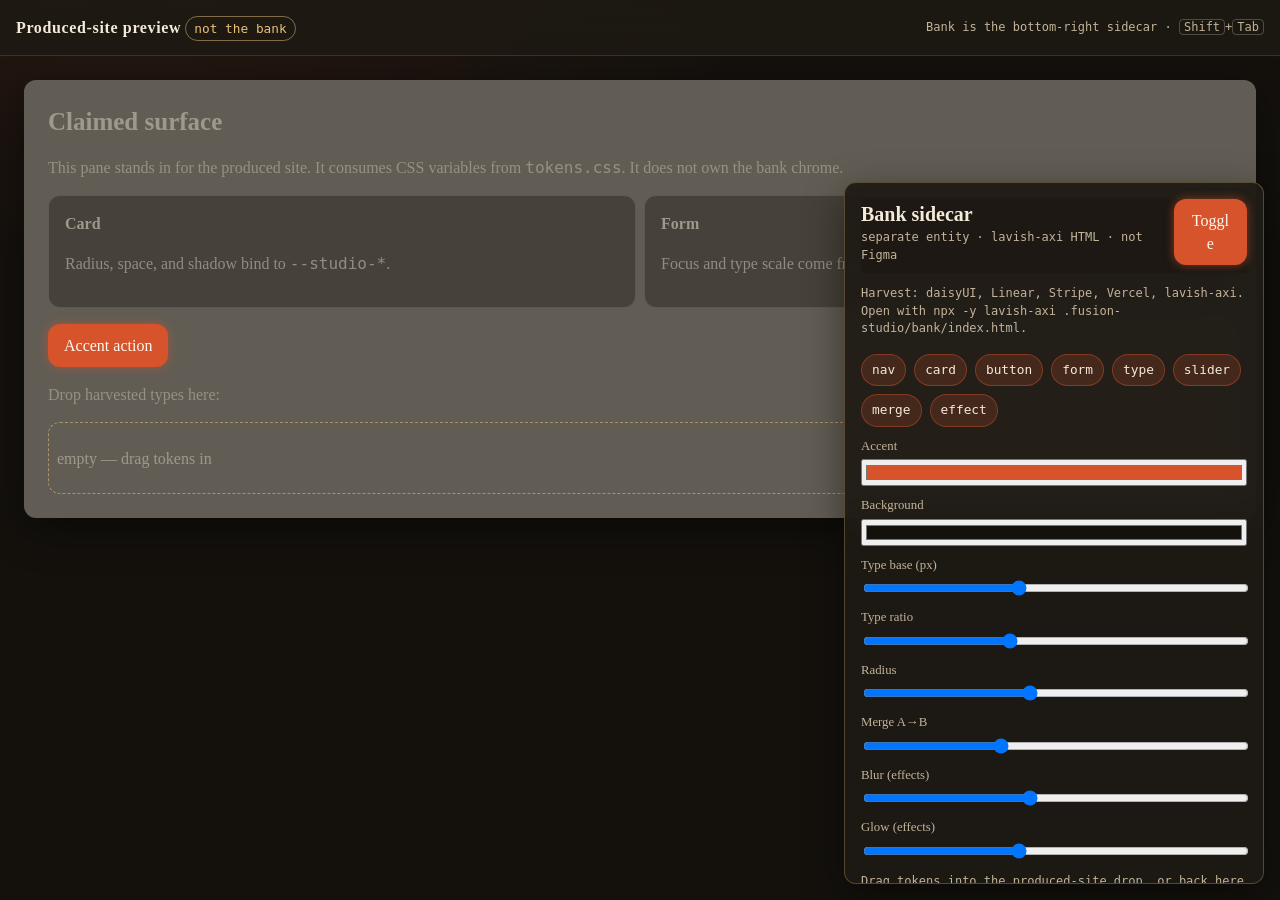
<file: plugins/codex-fusion-drive/examples/fusion-studio/bank/index.html>
<!DOCTYPE html>
<html lang="en">
<head>
  <meta charset="utf-8" />
  <meta name="viewport" content="width=device-width, initial-scale=1" />
  <title>Fusion Studio bank sidecar</title>
  <link rel="stylesheet" href="tokens.css" />
  <style>
    *, *::before, *::after { box-sizing: border-box; }
    html, body {
      margin: 0;
      min-height: 100%;
      background: var(--studio-color-bg);
      color: var(--studio-color-fg);
      font-family: var(--studio-font);
      font-size: var(--studio-type-base);
      line-height: 1.45;
    }
    :where(p, h1, h2, h3, h4, li, label, button, td, th) { overflow-wrap: anywhere; }
    :where(img, svg, video) { max-width: 100%; height: auto; }
    body {
      background:
        radial-gradient(1200px 600px at 10% -10%, color-mix(in oklab, var(--studio-color-accent) calc(var(--studio-effect-glow) * 28%), transparent), transparent 55%),
        var(--studio-color-bg);
    }
    .entity-banner {
      position: sticky;
      top: 0;
      z-index: 4;
      display: flex;
      gap: var(--studio-space);
      align-items: center;
      justify-content: space-between;
      min-height: var(--studio-nav-height);
      padding: 0 calc(var(--studio-space) * 2);
      background: color-mix(in oklab, var(--studio-color-bg-2) 78%, transparent);
      backdrop-filter: blur(var(--studio-blur));
      border-bottom: 1px solid color-mix(in oklab, var(--studio-color-fg) 12%, transparent);
    }
    .entity-banner strong { letter-spacing: 0.04em; }
    .chip {
      font-family: var(--studio-mono);
      font-size: var(--studio-type-sm);
      padding: 4px 8px;
      border-radius: 999px;
      border: 1px solid color-mix(in oklab, var(--studio-color-accent-2) 50%, transparent);
      color: var(--studio-color-accent-2);
    }
    main {
      display: grid;
      grid-template-columns: minmax(0, 1fr);
      gap: calc(var(--studio-space) * 3);
      padding: calc(var(--studio-space) * 3);
      padding-bottom: 8rem;
    }
    .produced {
      border-radius: var(--studio-radius);
      background: color-mix(in oklab, var(--studio-color-bg-2) calc((1 - var(--studio-merge)) * 100%), #f7f1e4);
      color: color-mix(in oklab, var(--studio-color-fg) calc((1 - var(--studio-merge)) * 100%), #1a1612);
      box-shadow: var(--studio-shadow);
      padding: calc(var(--studio-space) * 3);
      min-width: 0;
    }
    .produced h1 { font-size: var(--studio-type-xl); margin: 0 0 var(--studio-space); }
    .produced p { color: inherit; opacity: 0.86; }
    .row { display: flex; flex-wrap: wrap; gap: var(--studio-space); margin-top: calc(var(--studio-space) * 2); }
    .btn {
      appearance: none;
      border: 0;
      cursor: pointer;
      border-radius: var(--studio-radius);
      padding: 10px 16px;
      font: inherit;
      background: var(--studio-color-accent);
      color: #fff8ef;
      box-shadow: 0 0 calc(24px * var(--studio-effect-glow)) color-mix(in oklab, var(--studio-color-accent) 55%, transparent);
    }
    .card {
      flex: 1 1 220px;
      min-width: 0;
      border-radius: var(--studio-radius);
      padding: calc(var(--studio-space) * 2);
      background: color-mix(in oklab, var(--studio-color-bg) 35%, transparent);
      border: 1px solid color-mix(in oklab, var(--studio-color-fg) 14%, transparent);
    }
    .drop {
      min-height: 72px;
      border: 1px dashed color-mix(in oklab, var(--studio-color-accent-2) 55%, transparent);
      border-radius: var(--studio-radius);
      padding: var(--studio-space);
      display: flex;
      flex-wrap: wrap;
      gap: 6px;
      align-items: center;
    }
    .token {
      cursor: grab;
      user-select: none;
      padding: 6px 10px;
      border-radius: 999px;
      background: color-mix(in oklab, var(--studio-color-accent) 22%, var(--studio-color-bg-2));
      border: 1px solid color-mix(in oklab, var(--studio-color-accent) 45%, transparent);
      font-family: var(--studio-mono);
      font-size: var(--studio-type-sm);
    }
    #bank {
      position: fixed;
      right: 16px;
      bottom: 16px;
      z-index: 20;
      width: var(--studio-bank-width);
      max-height: min(78vh, 720px);
      overflow: auto;
      border-radius: var(--studio-radius);
      background: color-mix(in oklab, var(--studio-color-bg-2) 92%, transparent);
      backdrop-filter: blur(calc(var(--studio-blur) + 6px));
      box-shadow: var(--studio-shadow);
      border: 1px solid color-mix(in oklab, var(--studio-color-accent-2) 28%, transparent);
      padding: calc(var(--studio-space) * 2);
      transform: translateY(0);
    }
    body.bank-collapsed #bank { transform: translateY(calc(100% - 48px)); }
    #bank header {
      display: flex;
      justify-content: space-between;
      align-items: center;
      gap: var(--studio-space);
      position: sticky;
      top: 0;
      background: inherit;
      padding-bottom: var(--studio-space);
    }
    #bank h2 { margin: 0; font-size: var(--studio-type-lg); }
    label { display: grid; gap: 4px; margin: 10px 0; font-size: var(--studio-type-sm); color: var(--studio-color-muted); }
    input[type="range"], input[type="color"] { width: 100%; }
    .hint { font-family: var(--studio-mono); font-size: 12px; color: var(--studio-color-muted); }
    kbd {
      font-family: var(--studio-mono);
      border: 1px solid color-mix(in oklab, var(--studio-color-fg) 25%, transparent);
      border-radius: 4px;
      padding: 0 4px;
    }
  </style>
</head>
<body>
  <div class="entity-banner">
    <div>
      <strong>Produced-site preview</strong>
      <span class="chip">not the bank</span>
    </div>
    <span class="hint">Bank is the bottom-right sidecar · <kbd>Shift</kbd>+<kbd>Tab</kbd></span>
  </div>

  <main>
    <section class="produced" id="produced" data-entity="produced-site">
      <h1>Claimed surface</h1>
      <p>This pane stands in for the produced site. It consumes CSS variables from <code>tokens.css</code>. It does not own the bank chrome.</p>
      <div class="row">
        <article class="card" data-feature="card">
          <strong>Card</strong>
          <p>Radius, space, and shadow bind to <code>--studio-*</code>.</p>
        </article>
        <article class="card" data-feature="form">
          <strong>Form</strong>
          <p>Focus and type scale come from the bank sliders, not hardcoded hex.</p>
        </article>
      </div>
      <div class="row">
        <button class="btn" type="button" data-feature="button">Accent action</button>
      </div>
      <p>Drop harvested types here:</p>
      <div class="drop" id="applied" data-drop="in">empty — drag tokens in</div>
    </section>
  </main>

  <aside id="bank" data-entity="lavish-bank" aria-label="Fusion Studio bank sidecar">
    <header>
      <div>
        <h2>Bank sidecar</h2>
        <div class="hint">separate entity · lavish-axi HTML · not Figma</div>
      </div>
      <button class="btn" type="button" id="toggle">Toggle</button>
    </header>
    <p class="hint">Harvest: daisyUI, Linear, Stripe, Vercel, lavish-axi. Open with <code>npx -y lavish-axi .fusion-studio/bank/index.html</code>.</p>
    <div class="row" id="palette" data-drop="out"></div>
    <label>Accent <input id="accent" type="color" value="#d6532b" /></label>
    <label>Background <input id="bg" type="color" value="#14110d" /></label>
    <label>Type base (px) <input id="type" type="range" min="12" max="22" value="16" /></label>
    <label>Type ratio <input id="ratio" type="range" min="110" max="150" value="125" /></label>
    <label>Radius <input id="radius" type="range" min="0" max="28" value="12" /></label>
    <label>Merge A→B <input id="merge" type="range" min="0" max="100" value="35" /></label>
    <label>Blur (effects) <input id="blur" type="range" min="0" max="28" value="12" /></label>
    <label>Glow (effects) <input id="glow" type="range" min="0" max="100" value="40" /></label>
    <p class="hint">Drag tokens into the produced-site drop, or back here to remove.</p>
  </aside>

  <script>
    const root = document.documentElement;
    const features = ["nav", "card", "button", "form", "type", "slider", "merge", "effect"];
    const palette = document.getElementById("palette");
    const applied = document.getElementById("applied");
    features.forEach((id) => {
      const el = document.createElement("span");
      el.className = "token";
      el.draggable = true;
      el.dataset.feature = id;
      el.textContent = id;
      palette.appendChild(el);
    });
    let dragEl = null;
    document.addEventListener("dragstart", (event) => {
      if (!(event.target instanceof HTMLElement) || !event.target.classList.contains("token")) return;
      dragEl = event.target;
      event.dataTransfer.effectAllowed = "move";
    });
    function bindDrop(node) {
      node.addEventListener("dragover", (event) => event.preventDefault());
      node.addEventListener("drop", (event) => {
        event.preventDefault();
        if (dragEl) node.appendChild(dragEl);
        if (applied.children.length === 0) applied.textContent = "empty — drag tokens in";
      });
    }
    bindDrop(palette);
    bindDrop(applied);
    function setVar(name, value) { root.style.setProperty(name, value); }
    document.getElementById("accent").addEventListener("input", (e) => setVar("--studio-color-accent", e.target.value));
    document.getElementById("bg").addEventListener("input", (e) => setVar("--studio-color-bg", e.target.value));
    document.getElementById("type").addEventListener("input", (e) => setVar("--studio-type-base", e.target.value + "px"));
    document.getElementById("ratio").addEventListener("input", (e) => setVar("--studio-type-ratio", String(Number(e.target.value) / 100)));
    document.getElementById("radius").addEventListener("input", (e) => setVar("--studio-radius", e.target.value + "px"));
    document.getElementById("merge").addEventListener("input", (e) => setVar("--studio-merge", String(Number(e.target.value) / 100)));
    document.getElementById("blur").addEventListener("input", (e) => setVar("--studio-blur", e.target.value + "px"));
    document.getElementById("glow").addEventListener("input", (e) => setVar("--studio-effect-glow", String(Number(e.target.value) / 100)));
    function toggleBank() { document.body.classList.toggle("bank-collapsed"); }
    document.getElementById("toggle").addEventListener("click", toggleBank);
    document.addEventListener("keydown", (event) => {
      if (event.shiftKey && event.key === "Tab") {
        event.preventDefault();
        toggleBank();
      }
    });
  </script>
</body>
</html>
</file>
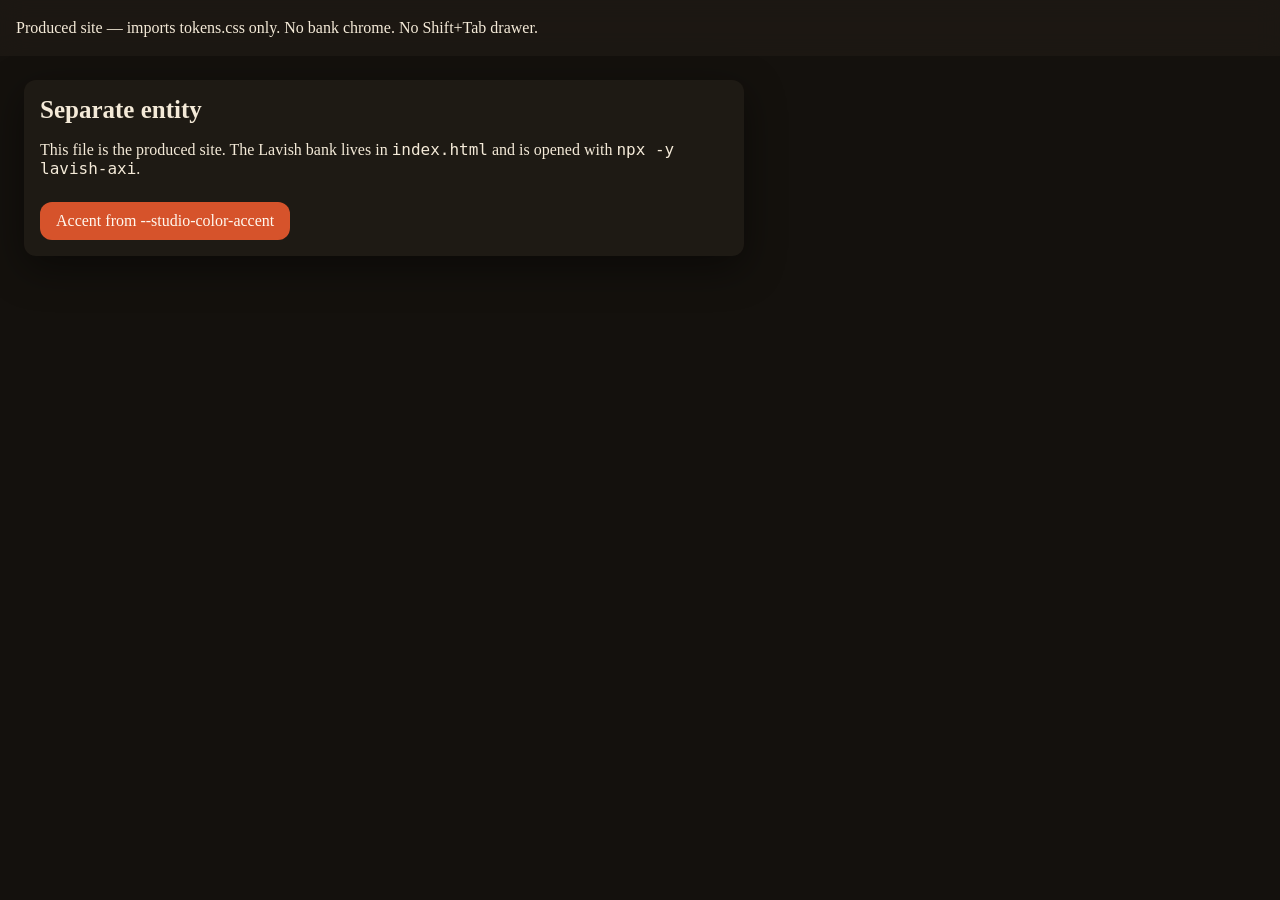
<file: plugins/codex-fusion-drive/examples/fusion-studio/bank/produced-site.html>
<!DOCTYPE html>
<html lang="en">
<head>
  <meta charset="utf-8" />
  <meta name="viewport" content="width=device-width, initial-scale=1" />
  <title>Produced site (no bank)</title>
  <link rel="stylesheet" href="tokens.css" />
  <style>
    html, body {
      margin: 0;
      min-height: 100%;
      font-family: var(--studio-font);
      font-size: var(--studio-type-base);
      background: var(--studio-color-bg);
      color: var(--studio-color-fg);
    }
    header {
      height: var(--studio-nav-height);
      display: flex;
      align-items: center;
      padding: 0 calc(var(--studio-space) * 2);
      backdrop-filter: blur(var(--studio-blur));
      background: color-mix(in oklab, var(--studio-color-bg-2) 80%, transparent);
    }
    main { padding: calc(var(--studio-space) * 3); max-width: 720px; }
    .card {
      border-radius: var(--studio-radius);
      box-shadow: var(--studio-shadow);
      padding: calc(var(--studio-space) * 2);
      background: var(--studio-color-bg-2);
    }
    button {
      margin-top: var(--studio-space);
      border: 0;
      border-radius: var(--studio-radius);
      background: var(--studio-color-accent);
      color: #fff8ef;
      font: inherit;
      padding: 10px 16px;
    }
  </style>
</head>
<body data-entity="produced-site">
  <header>Produced site — imports tokens.css only. No bank chrome. No Shift+Tab drawer.</header>
  <main>
    <div class="card">
      <h1 style="font-size: var(--studio-type-xl); margin: 0 0 8px;">Separate entity</h1>
      <p>This file is the produced site. The Lavish bank lives in <code>index.html</code> and is opened with <code>npx -y lavish-axi</code>.</p>
      <button type="button">Accent from --studio-color-accent</button>
    </div>
  </main>
</body>
</html>
</file>
<file: plugins/codex-fusion-drive/examples/fusion-studio/bank/tokens.css>
/* Fusion Studio bank tokens. Produced site may import this file.
   The bank chrome lives in index.html only — do not copy that DOM here. */
:root {
  --studio-color-bg: #14110d;
  --studio-color-bg-2: #1e1a14;
  --studio-color-fg: #f4ead8;
  --studio-color-muted: #c4b49a;
  --studio-color-accent: #d6532b;
  --studio-color-accent-2: #e8c07a;
  --studio-type-base: 16px;
  --studio-type-ratio: 1.25;
  --studio-type-sm: calc(var(--studio-type-base) / var(--studio-type-ratio));
  --studio-type-lg: calc(var(--studio-type-base) * var(--studio-type-ratio));
  --studio-type-xl: calc(var(--studio-type-lg) * var(--studio-type-ratio));
  --studio-radius: 12px;
  --studio-space: 8px;
  --studio-nav-height: 56px;
  --studio-shadow: 0 12px 40px color-mix(in oklab, #000 45%, transparent);
  --studio-blur: 12px;
  --studio-merge: 0.35;
  --studio-effect-glow: 0.4;
  --studio-bank-width: min(420px, 92vw);
  --studio-font: "Iowan Old Style", "Palatino Linotype", Palatino, Georgia, serif;
  --studio-mono: ui-monospace, "SF Mono", Menlo, monospace;
}
</file>
